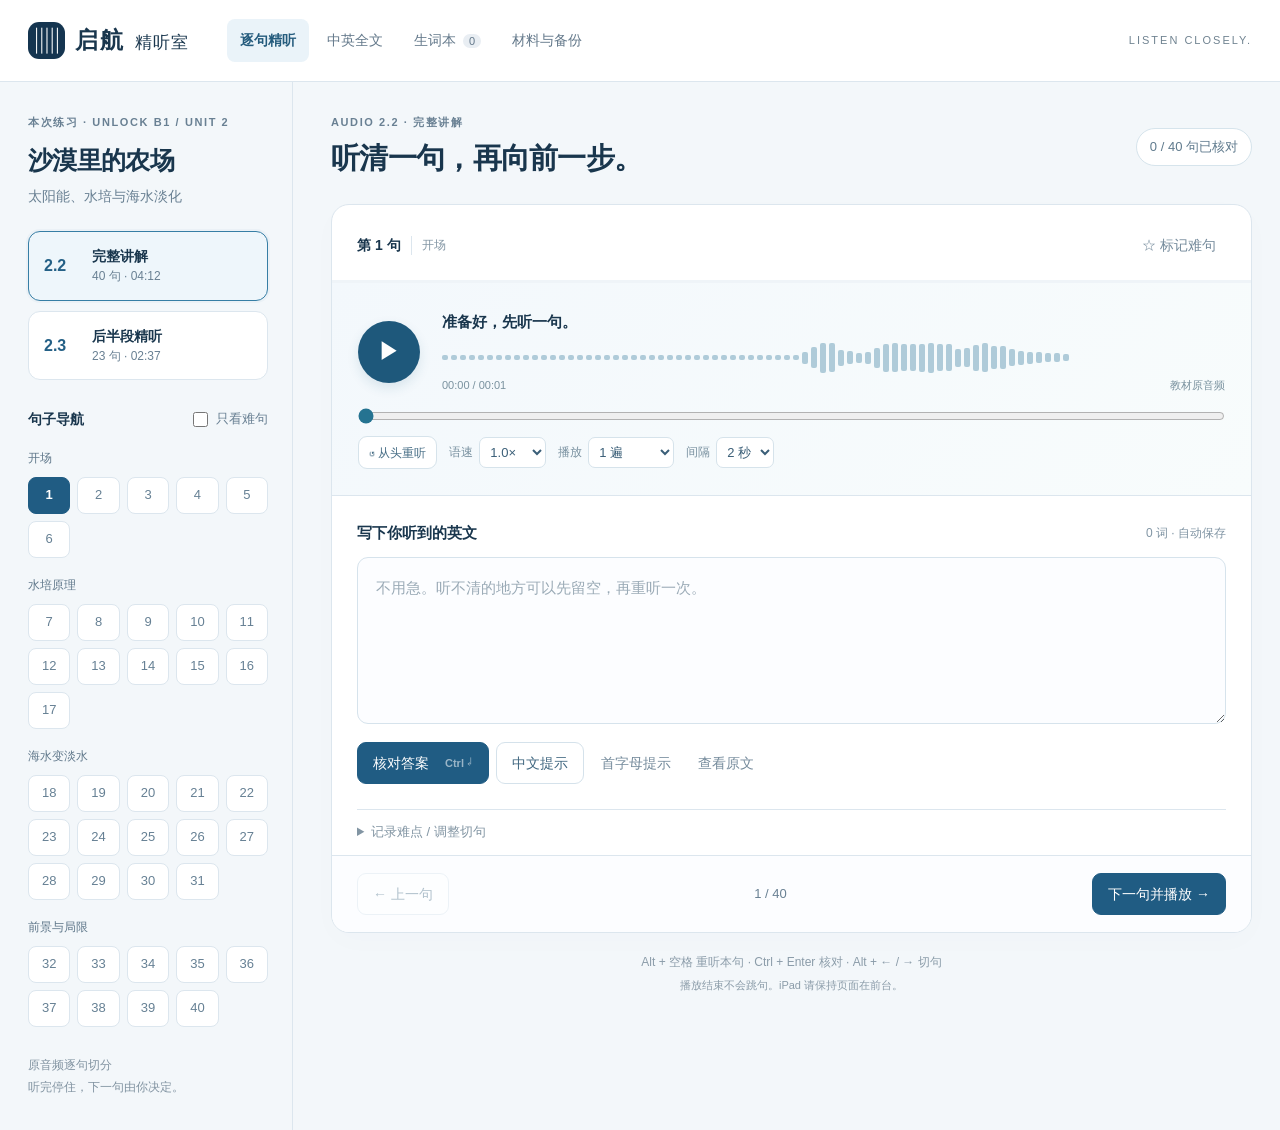
<file: listening/index.html>
<!doctype html>
<html lang="zh-CN">
<head><meta charset="utf-8"><meta name="viewport" content="width=device-width,initial-scale=1,viewport-fit=cover"><meta name="theme-color" content="#153550"><meta name="description" content="使用原音频逐句精听、听写、中英对照和查词。"><title>启航精听室 · 沙漠里的农场</title><link rel="icon" href="data:image/svg+xml,%3Csvg xmlns='http://www.w3.org/2000/svg' viewBox='0 0 64 64'%3E%3Crect width='64' height='64' rx='16' fill='%23153550'/%3E%3Cpath d='M16 26v12m8-21v30m8-25v20m8-29v38m8-25v12' fill='none' stroke='%23fff' stroke-width='4' stroke-linecap='round'/%3E%3C/svg%3E"><link rel="stylesheet" href="styles.css"></head>
<body>
<header class="topbar"><a class="brand" href="#"><span class="brand-mark" aria-hidden="true">▥</span><strong>启航<span>精听室</span></strong></a><nav aria-label="练习导航"><button data-view="practice" class="nav-active">逐句精听</button><button data-view="reading">中英全文</button><button data-view="words">生词本 <span id="word-count">0</span></button><button data-view="library">材料与备份</button></nav><span class="header-tag">LISTEN CLOSELY.</span></header>
<div class="app-layout">
<aside class="sidebar"><p class="eyebrow">本次练习 · UNLOCK B1 / UNIT 2</p><h1>沙漠里的农场</h1><p class="intro">太阳能、水培与海水淡化</p><div id="lesson-list" class="lesson-list"></div><div class="section-label"><strong>句子导航</strong><label class="check-label"><input id="only-hard" type="checkbox">只看难句</label></div><div id="sentence-nav"></div><p class="side-footer">原音频逐句切分<br>听完停住，下一句由你决定。</p></aside>
<main id="main" tabindex="-1"><div id="status-message" class="status-message" role="status" hidden></div>
<section id="practice-view">
<div class="practice-heading"><div><p id="lesson-label" class="eyebrow">AUDIO 2.2</p><h2>听清一句，再向前一步。</h2></div><div id="progress-badge" class="progress-badge">0 句已核对</div></div>
<div class="exercise panel"><div class="sentence-meta"><span id="sentence-label">第 1 句</span><span id="section-name">开场</span><button id="mark-hard" class="quiet" aria-pressed="false">☆ 标记难句</button></div><progress id="lesson-progress" max="100" value="0" aria-label="本段核对进度"></progress>
<div class="player"><div class="player-main"><button id="play" class="play-button" aria-label="播放当前句">▶</button><div class="play-info"><strong id="play-status" aria-live="polite">准备好，先听一句。</strong><div id="waveform" class="waveform" aria-hidden="true"></div><div class="audio-time"><span id="position-time">00:00 / 00:00</span><span>教材原音频</span></div></div></div><input id="seek" type="range" min="0" max="1000" value="0" aria-label="当前句播放位置"><div class="player-settings"><button id="replay" class="small-button">↺ 从头重听</button><label>语速<select id="speed"><option value="0.6">0.6×</option><option value="0.75">0.75×</option><option value="0.9">0.9×</option><option value="1" selected>1.0×</option><option value="1.15">1.15×</option></select></label><label>播放<select id="repeat"><option value="1">1 遍</option><option value="2">2 遍</option><option value="0">循环本句</option></select></label><label>间隔<select id="gap"><option value="1">1 秒</option><option value="2" selected>2 秒</option><option value="3">3 秒</option><option value="5">5 秒</option></select></label></div></div>
<div class="writing"><div class="writing-label"><label for="answer">写下你听到的英文</label><span id="answer-count">0 词 · 自动保存</span></div><textarea id="answer" rows="4" spellcheck="false" autocorrect="off" autocomplete="off" autocapitalize="none" placeholder="不用急。听不清的地方可以先留空，再重听一次。"></textarea><div id="initial-hint" class="hint-box" hidden></div><div id="translation-hint" class="translation-box" hidden></div><div class="answer-actions"><button id="check" class="primary">核对答案 <span>Ctrl ↵</span></button><button id="show-translation" class="secondary" aria-expanded="false">中文提示</button><button id="show-initials" class="quiet" aria-expanded="false">首字母提示</button><button id="reveal" class="quiet" aria-expanded="false">查看原文</button></div></div>
<section id="feedback" class="feedback" hidden></section>
<details class="note-area"><summary>记录难点 / 调整切句</summary><label for="sentence-note">我的笔记</label><textarea id="sentence-note" rows="2" placeholder="例如：没听清弱读的 of，或记下一个好用的表达。"></textarea><div class="timing-controls"><label>起点（秒）<input id="clip-start" type="number" min="0" step="0.05"></label><label>终点（秒）<input id="clip-end" type="number" min="0" step="0.05"></label><button id="apply-timing" class="secondary">保存并试听</button><button id="reset-timing" class="quiet">恢复原切分</button></div><p class="small muted">如果设备播放时句头或句尾不完整，可在这里微调。修改只影响当前设备。</p></details>
<div class="sentence-actions"><button id="previous" class="secondary">← 上一句</button><span id="navigation-count" class="muted">1 / 40</span><button id="next" class="primary">下一句并播放 →</button></div></div>
<p class="keyboard-tip">Alt + 空格 重听本句 · Ctrl + Enter 核对 · Alt + ← / → 切句<br><span>播放结束不会跳句。iPad 请保持页面在前台。</span></p>
</section>
<section id="reading-view" hidden><div class="practice-heading"><div><p class="eyebrow">READ & UNDERSTAND</p><h2>把听到的，连成一篇。</h2></div><label class="check-label"><input id="reading-zh" type="checkbox" checked>显示中文</label></div><div id="reading-content" class="reading-content"></div></section>
<section id="words-view" hidden><div class="practice-heading"><div><p class="eyebrow">MY VOCABULARY</p><h2>让生词慢慢变熟。</h2></div><button id="export-words" class="secondary">导出生词</button></div><p class="muted">核对答案或阅读原文时，点任意英文词即可查义、听发音并收藏。</p><div id="saved-words" class="saved-words"></div></section>
<section id="library-view" hidden><div class="practice-heading"><div><p class="eyebrow">MY LISTENING LIBRARY</p><h2>这次听懂，下次继续。</h2></div></div><div class="library-grid"><section class="panel"><h3>学习进度备份</h3><p>输入、笔记、难句和生词保存在当前浏览器。换设备时可以导出，再到另一台设备导入。</p><div class="button-row"><button id="export-progress" class="primary">导出学习备份</button><label class="secondary file-button">导入学习备份<input id="import-progress" type="file" accept=".json,application/json" hidden></label></div><p class="small muted">从旧备份导入时，较新的逐句记录会保留。原音频不放进进度备份。</p></section><section class="panel"><h3>添加下一次精听材料</h3><p>上传音频和逐句文本。字幕可以直接用带时间轴的 SRT；JSON 还可以带中文和词义。</p><label class="field">1. 音频文件<input id="new-audio" type="file" accept="audio/*"></label><label class="field">2. 字幕 / 课程文件<input id="new-subtitles" type="file" accept=".srt,.json"></label><button id="import-lesson" class="primary">载入新材料</button><button id="download-template" class="quiet">下载课程 JSON 示例</button><p class="small muted">新增材料留在当前页面；刷新后需重新选择同一份音频和字幕。练习记录会保留。</p></section><section class="panel"><h3>怎么练更有效</h3><ol><li>先按正常速度听一次，不急着看提示。</li><li>写出能听懂的部分，再重听；难句可降到 0.75×。</li><li>核对漏词、拼写和连读。点英文词查看本句中的意思。</li><li>跟着原音频朗读一遍，再手动进入下一句。</li></ol><p>自动比对忽略大小写和标点，常见缩写与数字写法会归一化。相似表达仍以原音频为准。</p></section><section class="panel"><h3>本次材料</h3><p>Unlock 2e B1 · 音频 2.2 与 2.3。英文根据你提供的原文及音频核对，中文为学习辅助翻译。</p><p>2.3 是后半部分的单独录音。截图中的 “from this process” 在两段音频中均未读出；本练习以录音为准。</p><p>所有练习都免登录。录音播放不依赖设备的英语语音；单词“设备发音”使用系统语音。</p><a class="secondary" href="https://linrongdun.github.io/ielts-words/">← 返回词汇练习室</a></section></div></section>
</main></div>
<dialog id="word-dialog" aria-labelledby="dictionary-title"><div class="dialog-head"><span class="eyebrow">WORD EXPLORER</span><button id="close-word" class="icon-button" aria-label="关闭词典">×</button></div><div id="dictionary-content"></div></dialog>
<audio id="audio" preload="metadata" playsinline></audio>
<noscript>请在允许 JavaScript 的浏览器中打开本页面。</noscript>
<script src="course-data.js"></script><script src="core.js"></script><script src="app.js"></script>
</body></html>
</file>
<file: listening/styles.css>
:root{--ink:#19364d;--muted:#698093;--blue:#205c83;--teal:#147b7b;--line:#dce6ee;--paper:#fff;--bg:#f3f7fa;--red:#ad4843;--green:#237854}*{box-sizing:border-box}html{color-scheme:light;scroll-behavior:smooth}body{margin:0;background:var(--bg);color:var(--ink);font:16px/1.6 -apple-system,BlinkMacSystemFont,"Segoe UI","PingFang SC","Microsoft YaHei",sans-serif}button,input,select,textarea{font:inherit}button,a,input,select,summary{-webkit-tap-highlight-color:transparent}button{cursor:pointer}button:disabled{cursor:default;opacity:.4}button:focus-visible,a:focus-visible,summary:focus-visible,input:focus-visible,textarea:focus-visible,select:focus-visible{outline:3px solid #79b4d6;outline-offset:3px}a{color:var(--blue);text-decoration:none}h1,h2,h3,p{margin:0}h1{font-size:25px;letter-spacing:-.7px;margin:8px 0 5px}h2{font-size:clamp(23px,2.5vw,29px);letter-spacing:-.7px;line-height:1.5}h3{font-size:20px;line-height:1.5}.muted{color:var(--muted)}.small{font-size:13px}.eyebrow{font-size:11px;letter-spacing:1.6px;font-weight:700;color:var(--muted)}.topbar{height:82px;display:flex;align-items:center;gap:38px;padding:0 max(28px,calc((100vw - 1350px)/2));background:#fff;border-bottom:1px solid var(--line)}.brand{display:flex;align-items:center;gap:10px;color:var(--ink);flex-shrink:0}.brand strong{font-size:23px;letter-spacing:2px}.brand strong span{font-size:17px;font-weight:500;margin-left:10px;letter-spacing:1px}.brand-mark{width:37px;height:37px;border-radius:11px;background:#153550;color:#fff;display:grid;place-items:center;font-size:26px;line-height:1}.topbar nav{display:flex;gap:5px;height:100%;align-items:center}.topbar nav button{border:0;background:transparent;font-size:14px;color:#64798b;padding:10px 13px;border-radius:8px;white-space:nowrap}.topbar nav .nav-active{background:#eaf3f9;color:#245b7d;font-weight:650}.header-tag{margin-left:auto;font-size:11px;letter-spacing:2px;color:#708391;white-space:nowrap}.topbar nav span{font-size:11px;vertical-align:middle;border-radius:20px;background:#e9eef3;padding:1px 6px;margin-left:3px}.app-layout{display:grid;grid-template-columns:265px minmax(0,1fr);max-width:1350px;margin:0 auto;min-height:calc(100vh - 82px)}.sidebar{padding:32px 24px 32px 8px;border-right:1px solid var(--line)}.intro{font-size:14px;color:var(--muted)}.lesson-list{display:grid;gap:10px;margin:24px 0 28px}.lesson-card{background:#fff;text-align:left;border:1px solid var(--line);border-radius:12px;padding:13px 15px;display:grid;grid-template-columns:38px 1fr;gap:0 10px;align-items:center;color:var(--ink);width:100%}.lesson-card.active{border-color:#367ea5;background:#eef6fb;box-shadow:0 0 0 2px #377fa30b}.lesson-code{font-size:16px;font-weight:750;color:#246086;grid-row:span 2}.lesson-card strong{font-size:14px;font-weight:600}.lesson-card small{font-size:12px;color:var(--muted)}.section-label{display:flex;align-items:center;justify-content:space-between;margin-bottom:14px;font-size:14px}.check-label{display:flex;align-items:center;gap:5px;font-size:13px;color:var(--muted)}input[type=checkbox]{accent-color:var(--teal);width:15px;height:15px}.chapter-title{font-size:12px;color:#60788b;margin:18px 0 9px}.sentence-grid{display:grid;grid-template-columns:repeat(5,1fr);gap:7px}.sentence-jump{min-height:37px;border:1px solid var(--line);border-radius:8px;background:#fff;color:#668094;font-size:13px;position:relative}.sentence-jump.done{color:var(--green);background:#edf6f1;border-color:#d6e9de}.sentence-jump.active{background:#205c83;color:white;border-color:#205c83;font-weight:700}.sentence-jump.hard:after{content:'•';color:#ddad54;position:absolute;right:4px;top:-6px;font-size:18px}.side-footer{margin-top:28px;color:#8193a1;font-size:12px;line-height:1.8}main{min-width:0;padding:32px 0 45px 38px}.practice-heading{display:flex;justify-content:space-between;align-items:center;gap:18px;margin-bottom:24px}.practice-heading .eyebrow{margin-bottom:5px}.progress-badge{padding:8px 13px;border:1px solid #d6e4ec;background:#fff;border-radius:20px;white-space:nowrap;font-size:13px;color:#5f7a8d}.panel{background:#fff;border:1px solid var(--line);border-radius:18px;padding:26px;box-shadow:0 8px 30px #244b6c04}.exercise{padding:0;overflow:hidden}.sentence-meta{display:flex;align-items:center;gap:10px;padding:19px 25px 14px;font-size:14px}.sentence-meta>span:first-child{font-weight:700}.sentence-meta>span:nth-child(2){color:#8396a4;font-size:12px;padding-left:10px;border-left:1px solid var(--line)}.sentence-meta button{margin-left:auto}progress{display:block;width:100%;height:3px;appearance:none;border:0;background:#eff4f8}progress::-webkit-progress-bar{background:#eff4f8}progress::-webkit-progress-value{background:#3c919b}progress::-moz-progress-bar{background:#3c919b}.player{padding:26px;background:linear-gradient(135deg,#f3f8fc,#f8fcfc);border-bottom:1px solid var(--line)}.player-main{display:flex;gap:22px;align-items:center}.play-button{display:grid;place-items:center;width:62px;height:62px;flex-shrink:0;border-radius:50%;border:0;background:#1e587b;color:white;font-size:23px;box-shadow:0 5px 12px #205c8320}.play-info{min-width:0;flex:1}.play-info strong{font-size:15px;font-weight:600}.waveform{height:30px;display:flex;align-items:center;gap:3px;margin:8px 0 4px;overflow:hidden}.waveform i{display:block;background:#afcbd9;flex:1;max-width:6px;border-radius:2px;min-height:3px}.waveform i.played{background:#2a7c91}.audio-time{font-size:11px;font-variant-numeric:tabular-nums;color:#7a929f;display:flex;justify-content:space-between;gap:14px}input[type=range]{width:100%;height:20px;margin:12px 0 10px;accent-color:#257391;cursor:pointer}.player-settings{display:flex;gap:12px;align-items:center;flex-wrap:wrap}.player-settings label{font-size:12px;color:#78909f;display:flex;gap:6px;align-items:center}.player-settings select{font-size:13px;color:#3b5f78;background:white;border:1px solid #d6e3eb;border-radius:7px;padding:6px;max-width:130px}.small-button,.primary,.secondary,.quiet,.icon-button{display:inline-flex;gap:8px;align-items:center;justify-content:center;border-radius:9px;min-height:42px;font-size:14px;padding:9px 15px;font-weight:550;line-height:1.5}.primary{background:#205c83;color:white;border:1px solid #205c83}.primary:hover{background:#174866}.primary span{opacity:.55;font-size:11px;margin-left:8px}.secondary{background:white;border:1px solid #d5e2eb;color:#406780}.secondary:hover{background:#f3f8fc}.quiet{background:none;border:0;color:#758b9c;padding:7px 10px}.quiet[aria-pressed=true]{color:#a97716;background:#fff6e1}.small-button{border:1px solid #d6e3eb;background:white;min-height:33px;font-size:12px;padding:6px 10px;color:#466d85}.icon-button{min-height:36px;width:36px;padding:3px;background:#f1f5f8;border:0;color:#627c8d;font-size:23px}.writing{padding:25px}.writing-label{display:flex;justify-content:space-between;align-items:center;gap:10px;margin-bottom:12px}.writing-label label{font-size:15px;font-weight:600}.writing-label span{font-size:12px;color:#8195a4}textarea{display:block;width:100%;resize:vertical;padding:16px 18px;border:1px solid #d6e3ec;border-radius:11px;background:#fcfdff;color:#203e53;font-size:18px;line-height:1.85;min-height:140px;outline:none;transition:border-color .2s}textarea:focus{border-color:#679cb9;box-shadow:0 0 0 3px #518aab0c}textarea::placeholder{color:#9aaab6;font-size:15px}.answer-actions{display:flex;align-items:center;gap:7px;flex-wrap:wrap;margin-top:18px}.hint-box,.translation-box{padding:13px 16px;margin-top:12px;border-radius:9px;font-size:15px;line-height:1.85}.hint-box{letter-spacing:1px;font-family:Georgia,serif;background:#f3f6fa;overflow-wrap:anywhere}.translation-box{background:#f0f7f7;border-left:3px solid #7ab4b4;color:#466969}.feedback{padding:22px 25px;background:#fcfdfd;border-top:1px solid var(--line)}.feedback-head{display:flex;gap:15px;align-items:center;justify-content:space-between;margin-bottom:15px}.feedback-head strong{font-size:16px}.score{font-size:25px;font-weight:700;color:#287e75}.score small{font-size:12px;font-weight:400;color:#78908f}.feedback-label{color:#8a9ba6;font-size:12px;margin:12px 0 7px}.reference{font-family:Georgia,"Times New Roman",serif;font-size:21px;line-height:1.85;color:#1c455c}.word-button{display:inline;font:inherit;border:0;padding:1px 0;border-radius:3px;background:transparent;color:inherit;cursor:pointer;text-align:left}.word-button:hover,.word-button:focus-visible{background:#dbeef1;color:#0d6c73}.diff{font-size:16px;line-height:2;overflow-wrap:anywhere}.diff .missing{background:#ffeae5;color:#a94837;border-bottom:2px solid #e1a38c;border-radius:3px}.diff .extra{color:#a16b78;text-decoration:line-through;background:#faf0f4;padding:2px 4px}.diff .match{color:#366d63}.diff-legend{font-size:12px;color:#8a98a0;margin-top:7px}.sentence-zh{font-size:15px;color:#627c88;line-height:1.9;margin-top:13px}.phrase-row{display:flex;flex-wrap:wrap;gap:7px;margin-top:13px}.phrase-chip{font-size:12px;color:#42747d;background:#edf6f6;border:1px solid #d7e9e9;border-radius:20px;padding:5px 11px;cursor:pointer}.learning-note{padding:12px 14px;background:#f6f4ed;color:#7e714d;font-size:13px;line-height:1.8;margin-top:16px;border-radius:8px}.note-area{margin:0 25px;border-top:1px solid var(--line);padding:12px 0}.note-area summary{cursor:pointer;color:#8295a3;font-size:13px}.note-area>label{display:block;font-size:13px;margin:14px 0 7px;color:var(--muted)}.note-area textarea{min-height:70px;font-size:15px}.timing-controls{display:flex;gap:9px;flex-wrap:wrap;align-items:end;margin-top:15px}.timing-controls label{display:grid;gap:5px;font-size:12px;color:var(--muted)}.timing-controls input{width:105px;padding:7px;border-radius:7px;border:1px solid var(--line);font-size:14px}.timing-controls .secondary,.timing-controls .quiet{font-size:12px;min-height:38px}.note-area p{margin-top:10px}.sentence-actions{display:flex;align-items:center;justify-content:space-between;padding:17px 25px;border-top:1px solid var(--line);background:#fcfdff;gap:14px}.sentence-actions>span{font-size:13px}.keyboard-tip{font-size:12px;text-align:center;color:#8b9ca9;margin-top:18px;line-height:1.9}.keyboard-tip>span{font-size:11px}.status-message{background:#fff6df;border:1px solid #eedda7;color:#8a6c29;padding:13px 16px;border-radius:10px;font-size:14px;margin-bottom:18px}.reading-content{display:grid;gap:14px}.reading-card{background:white;border:1px solid var(--line);border-radius:13px;padding:20px}.reading-meta{display:flex;gap:10px;align-items:center;justify-content:space-between;color:var(--muted);font-size:12px;margin-bottom:10px}.reading-card .reference{font-size:20px}.reading-card .button-row{margin-top:12px}.reading-card .sentence-zh{margin-top:10px}.saved-words{display:grid;grid-template-columns:1fr 1fr;gap:15px;margin-top:20px}.vocab-card{padding:20px;background:white;border:1px solid var(--line);border-radius:14px}.vocab-card h3{font-family:Georgia,serif;font-size:25px}.vocab-card p{font-size:14px;color:var(--muted);margin-top:9px}.vocab-card .button-row{margin-top:15px}.vocab-card .quiet{font-size:12px}.library-grid{display:grid;grid-template-columns:1fr 1fr;gap:18px}.library-grid p,.library-grid ol{font-size:14px;color:#6c8292;margin:12px 0;line-height:1.9}.library-grid ol{padding-left:20px}.button-row{display:flex;align-items:center;gap:8px;flex-wrap:wrap}.field{display:grid;gap:7px;font-size:13px;color:var(--muted);margin:15px 0}.field input{font-size:13px;width:100%;padding:8px;border:1px solid var(--line);border-radius:8px;background:#f8fbfd}.file-button{cursor:pointer}.empty{border:1px dashed #cadbe6;padding:35px;border-radius:14px;text-align:center;color:#8095a4;grid-column:1/-1}.empty strong{display:block;font-size:19px;color:#5d788a;margin-bottom:8px}.empty p{font-size:14px}.dialog-head{display:flex;justify-content:space-between;align-items:center}dialog{border:1px solid #d9e5ed;box-shadow:0 24px 100px #13375330;border-radius:20px;width:min(480px,calc(100% - 32px));padding:25px;color:var(--ink);max-height:85vh;overflow:auto}dialog::backdrop{background:#16324955;backdrop-filter:blur(4px)}.dict-word{font:34px/1.5 Georgia,serif;margin:15px 0 6px;overflow-wrap:anywhere}.dict-pos{display:inline-block;font-size:12px;padding:3px 8px;background:#edf3f7;border-radius:5px;color:#617e93;margin-right:8px}.dict-definition{font-size:17px;line-height:1.9;margin:12px 0 20px}.dict-context{font:18px/1.8 Georgia,serif;background:#f3f7fa;border-radius:10px;padding:14px;margin-top:20px}.dict-tip{font-size:12px;color:#8a9daa;margin-top:13px}.completion{padding:18px;border:1px solid #b8dacf;background:#eef8f3;color:#3e7b65;border-radius:10px;margin-top:15px}.review-toggle{margin-top:12px;font-size:13px}.field-error{border-color:#bf5d51} [hidden]{display:none!important}
@media(min-width:1440px){.sidebar{padding-left:0}main{padding-right:0}}@media(max-width:1400px){.app-layout{margin:0 28px}.sidebar{padding-left:0}}@media(max-width:1050px){.header-tag{display:none}.topbar{gap:18px;padding:0 24px}.app-layout{grid-template-columns:210px minmax(0,1fr);margin:0 24px}.sidebar{padding-right:18px}.sidebar h1{font-size:23px}main{padding-left:24px}.brand strong span{display:none}.player-settings{gap:9px}.library-grid{grid-template-columns:1fr}.primary,.secondary{font-size:13px}.sentence-grid{gap:5px}.saved-words{grid-template-columns:1fr}.keyboard-tip{font-size:11px}.panel{padding:20px}.exercise{padding:0}}
@media(max-width:760px){.topbar{height:auto;min-height:68px;gap:12px;padding:12px 16px;flex-wrap:wrap}.brand strong{font-size:20px}.brand-mark{height:32px;width:32px;font-size:22px}.brand strong span{display:inline;font-size:15px;margin-left:7px}.topbar nav{order:2;width:100%;justify-content:space-between;gap:0}.topbar nav button{padding:8px 7px;font-size:13px}.app-layout{display:block;margin:0 16px}.sidebar{border:0;padding:22px 0 0}.sidebar h1{font-size:24px}.sidebar .intro{display:none}.lesson-list{grid-template-columns:1fr 1fr;gap:10px;margin:15px 0}.lesson-card{padding:11px;grid-template-columns:32px 1fr;gap:0 6px}.lesson-card strong{font-size:13px}.lesson-card small{font-size:11px}.sidebar .section-label{margin:16px 0 9px}.sentence-grid{display:flex;gap:6px;flex-wrap:wrap}.sentence-jump{width:34px;min-height:34px}.chapter-title{margin-top:10px;font-size:11px}#sentence-nav{max-height:130px;overflow:auto;padding:0 2px 8px}.side-footer{display:none}main{padding:22px 0 30px}.practice-heading{margin-bottom:17px;gap:10px}.practice-heading h2{font-size:22px}.progress-badge{font-size:11px;padding:6px 9px}.practice-heading .eyebrow{font-size:10px}.sentence-meta{padding:13px 17px 10px;gap:8px}.sentence-meta>span:nth-child(2){font-size:11px}.sentence-meta .quiet{font-size:12px;padding:5px;min-height:32px}.player{padding:18px}.player-main{gap:14px}.play-button{height:54px;width:54px;font-size:21px}.play-info strong{font-size:14px}.waveform{height:25px;gap:2px}.player-settings{gap:8px}.player-settings label{font-size:11px}.player-settings select{font-size:12px;max-width:100px;padding:6px 4px}.writing{padding:20px 17px}.writing-label label{font-size:14px}.writing-label span{font-size:11px}textarea{font-size:17px;min-height:160px;padding:13px;line-height:1.9}.answer-actions{gap:5px}.answer-actions button{padding:9px 11px;font-size:13px}.answer-actions .primary span{display:none}.feedback{padding:20px 17px}.reference{font-size:20px}.feedback-head strong{font-size:14px}.score{font-size:23px}.sentence-actions{padding:15px 17px;gap:8px}.sentence-actions button{padding:10px 13px;font-size:13px}.note-area{margin:0 17px}.keyboard-tip{font-size:11px}.reading-card{padding:17px}.reading-card .reference{font-size:19px}.library-grid .panel{padding:21px}.section-label .check-label{font-size:12px}.dict-word{font-size:30px}}
@media(prefers-reduced-motion:reduce){html{scroll-behavior:auto}*{transition:none!important}}
</file>
